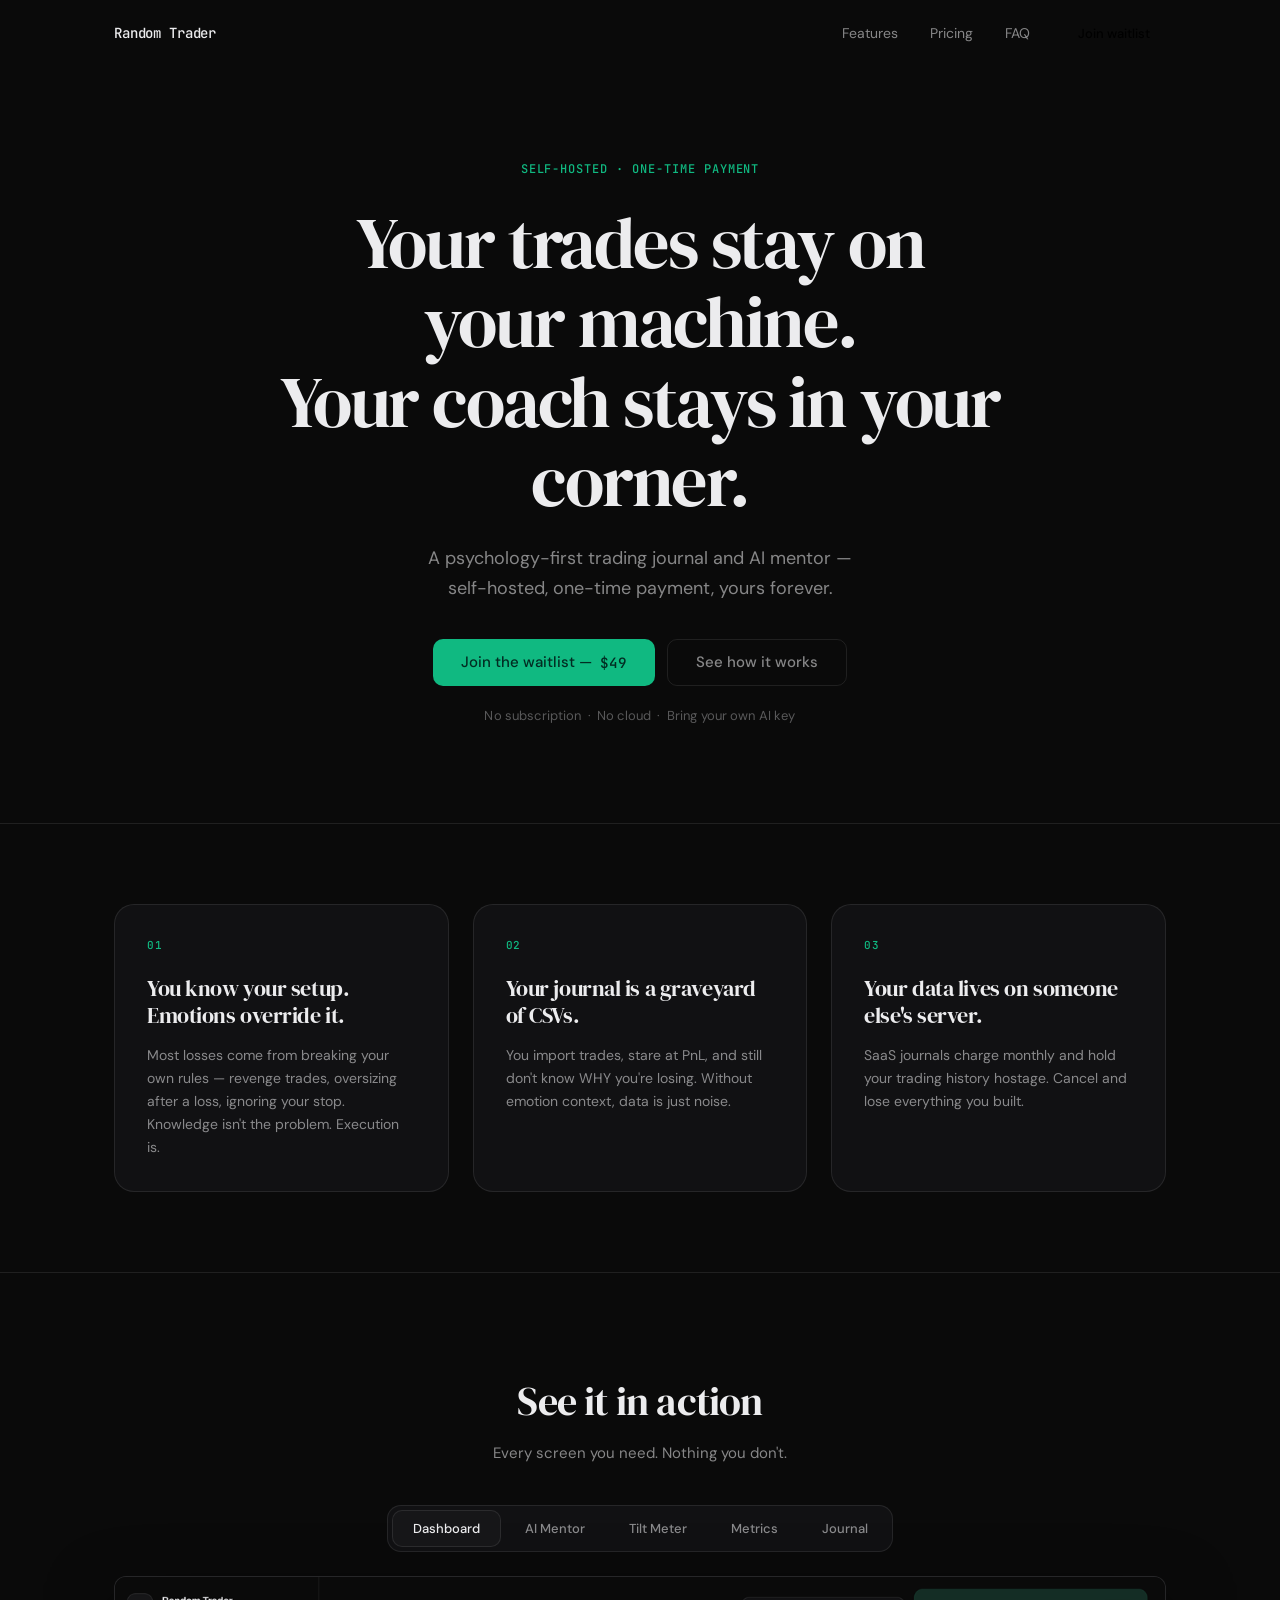
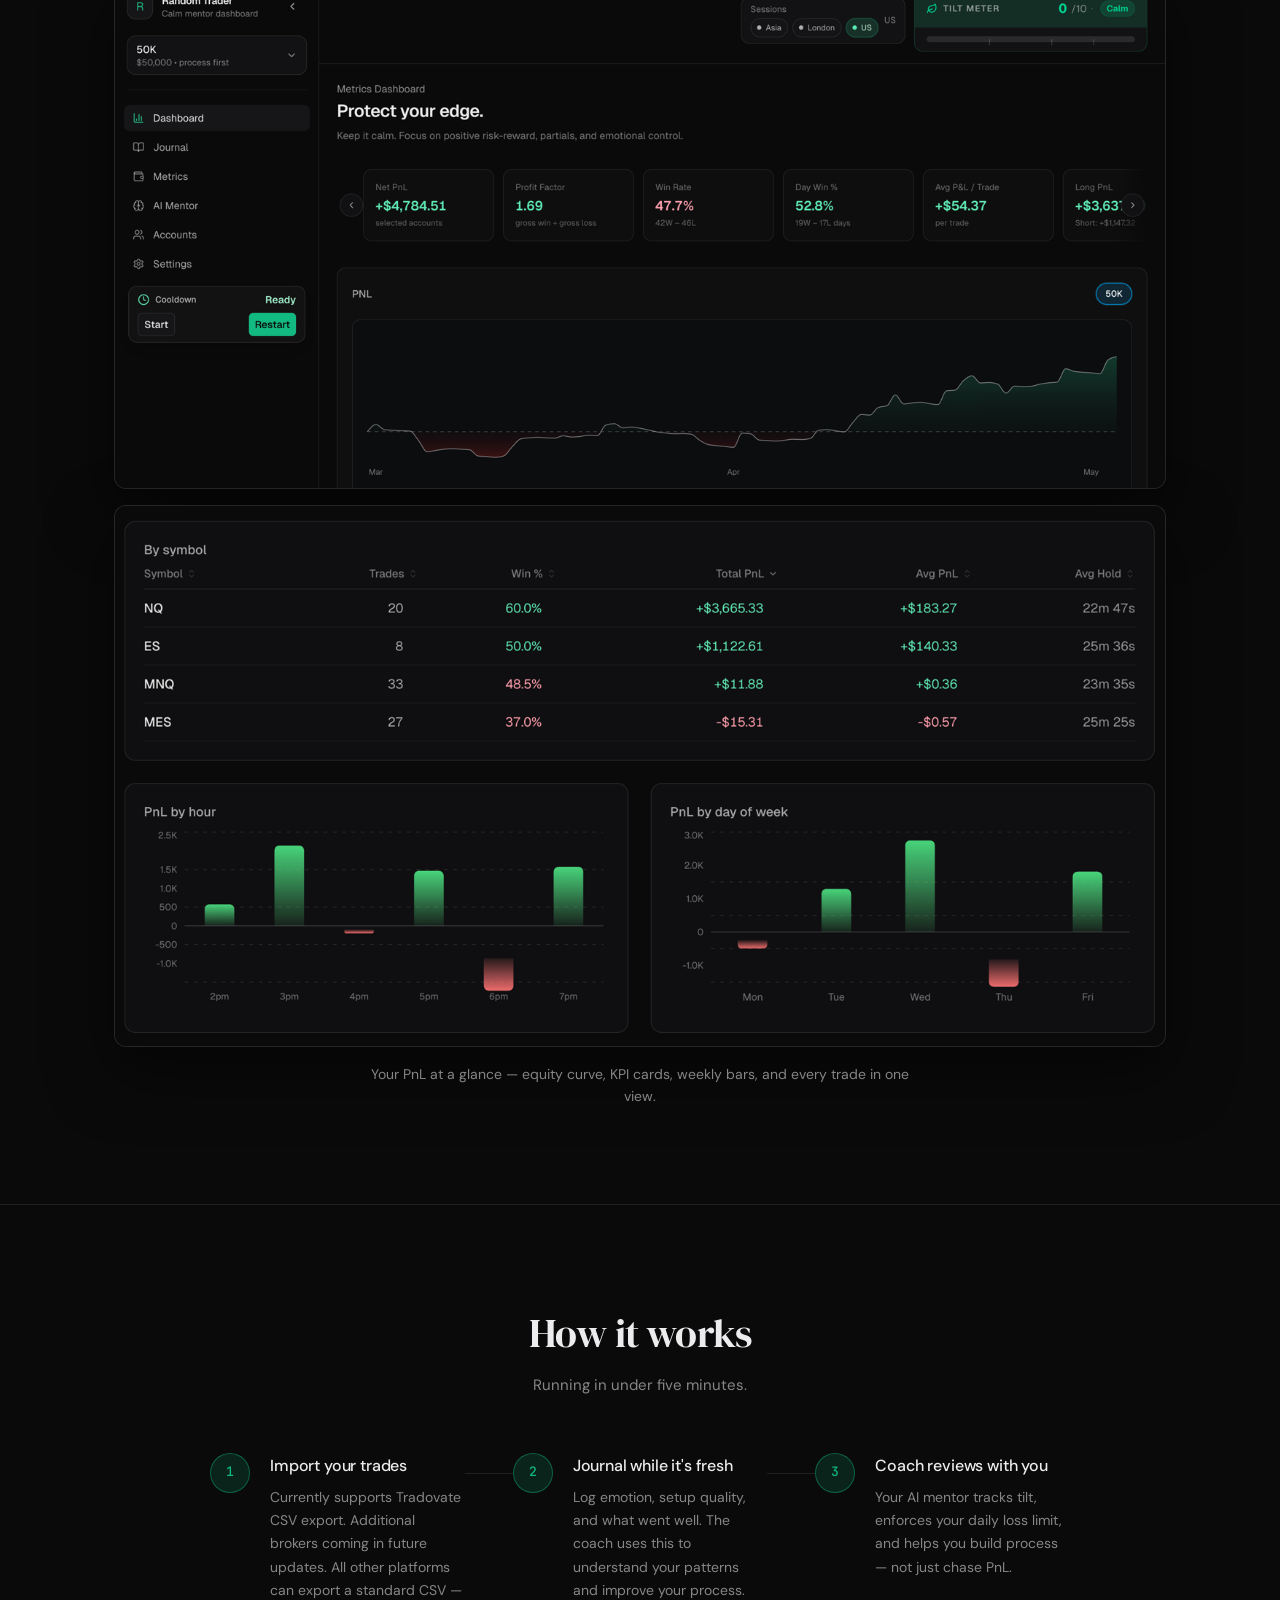
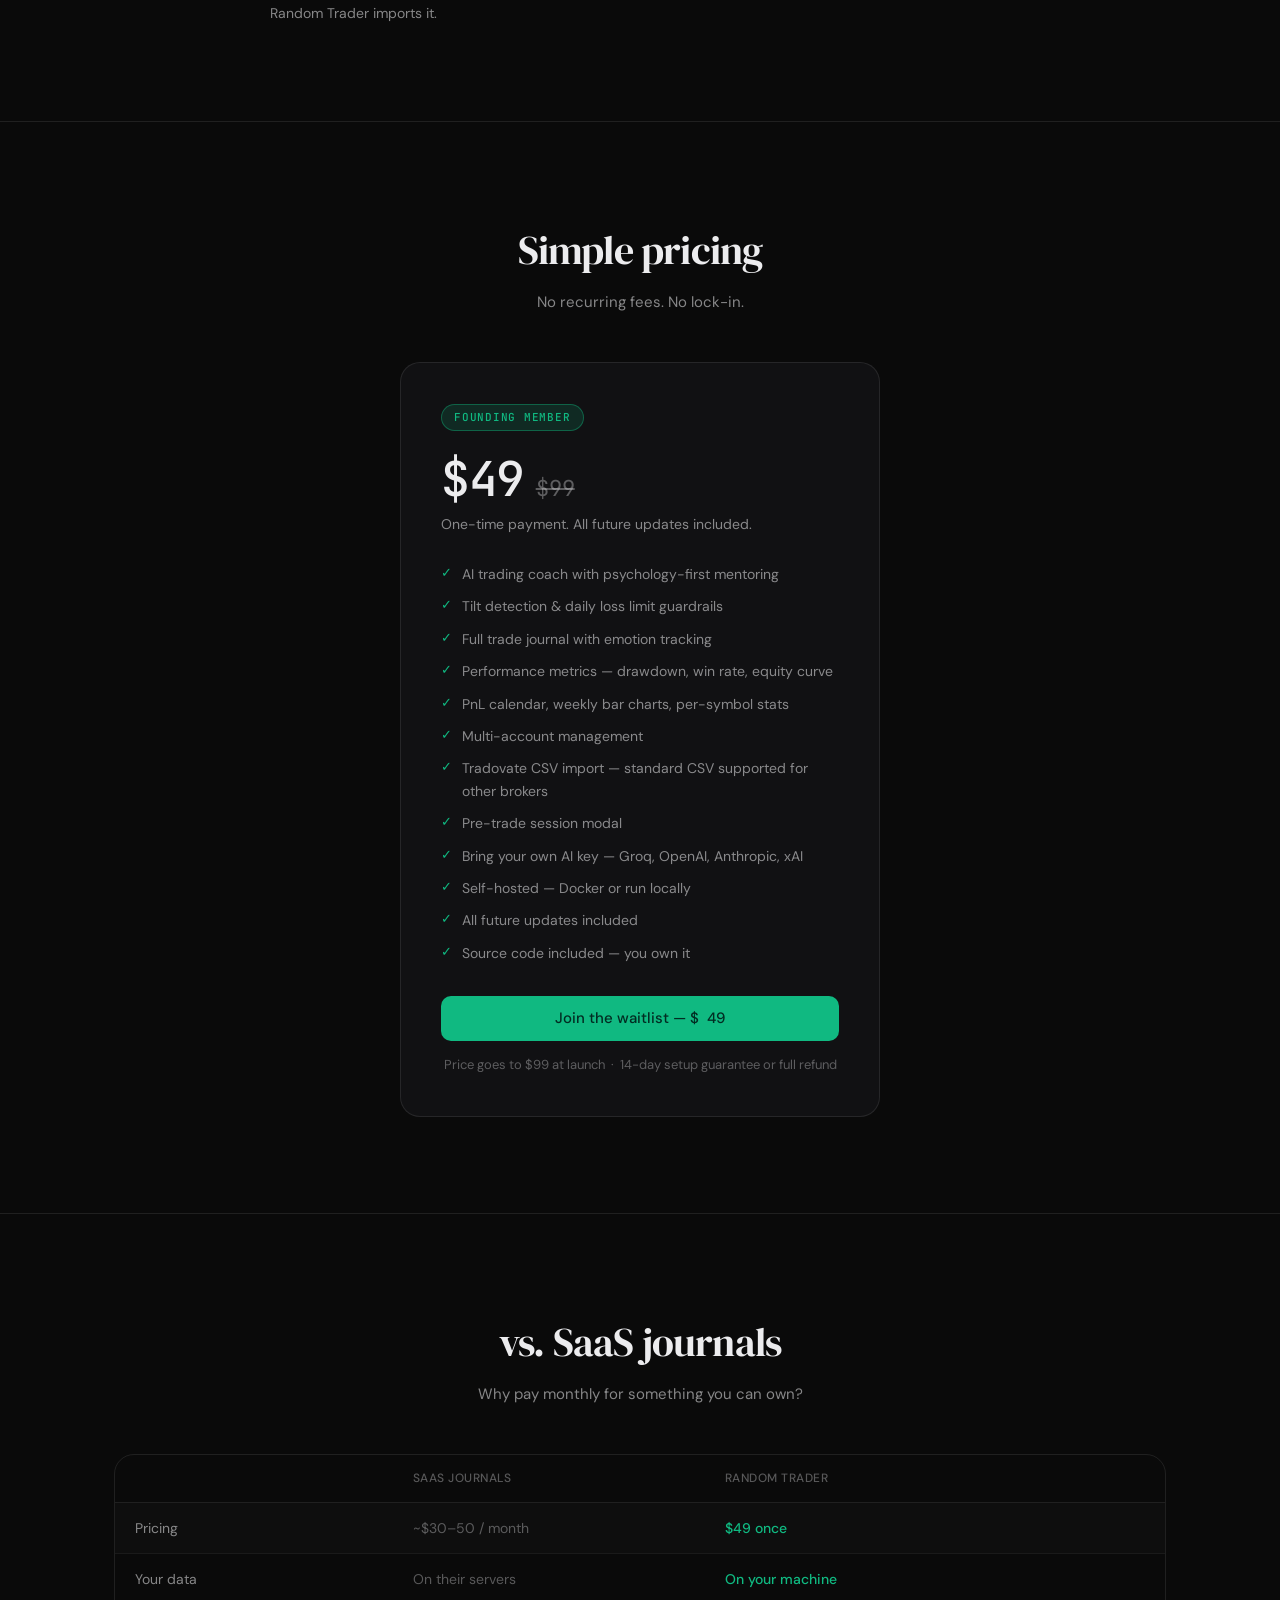
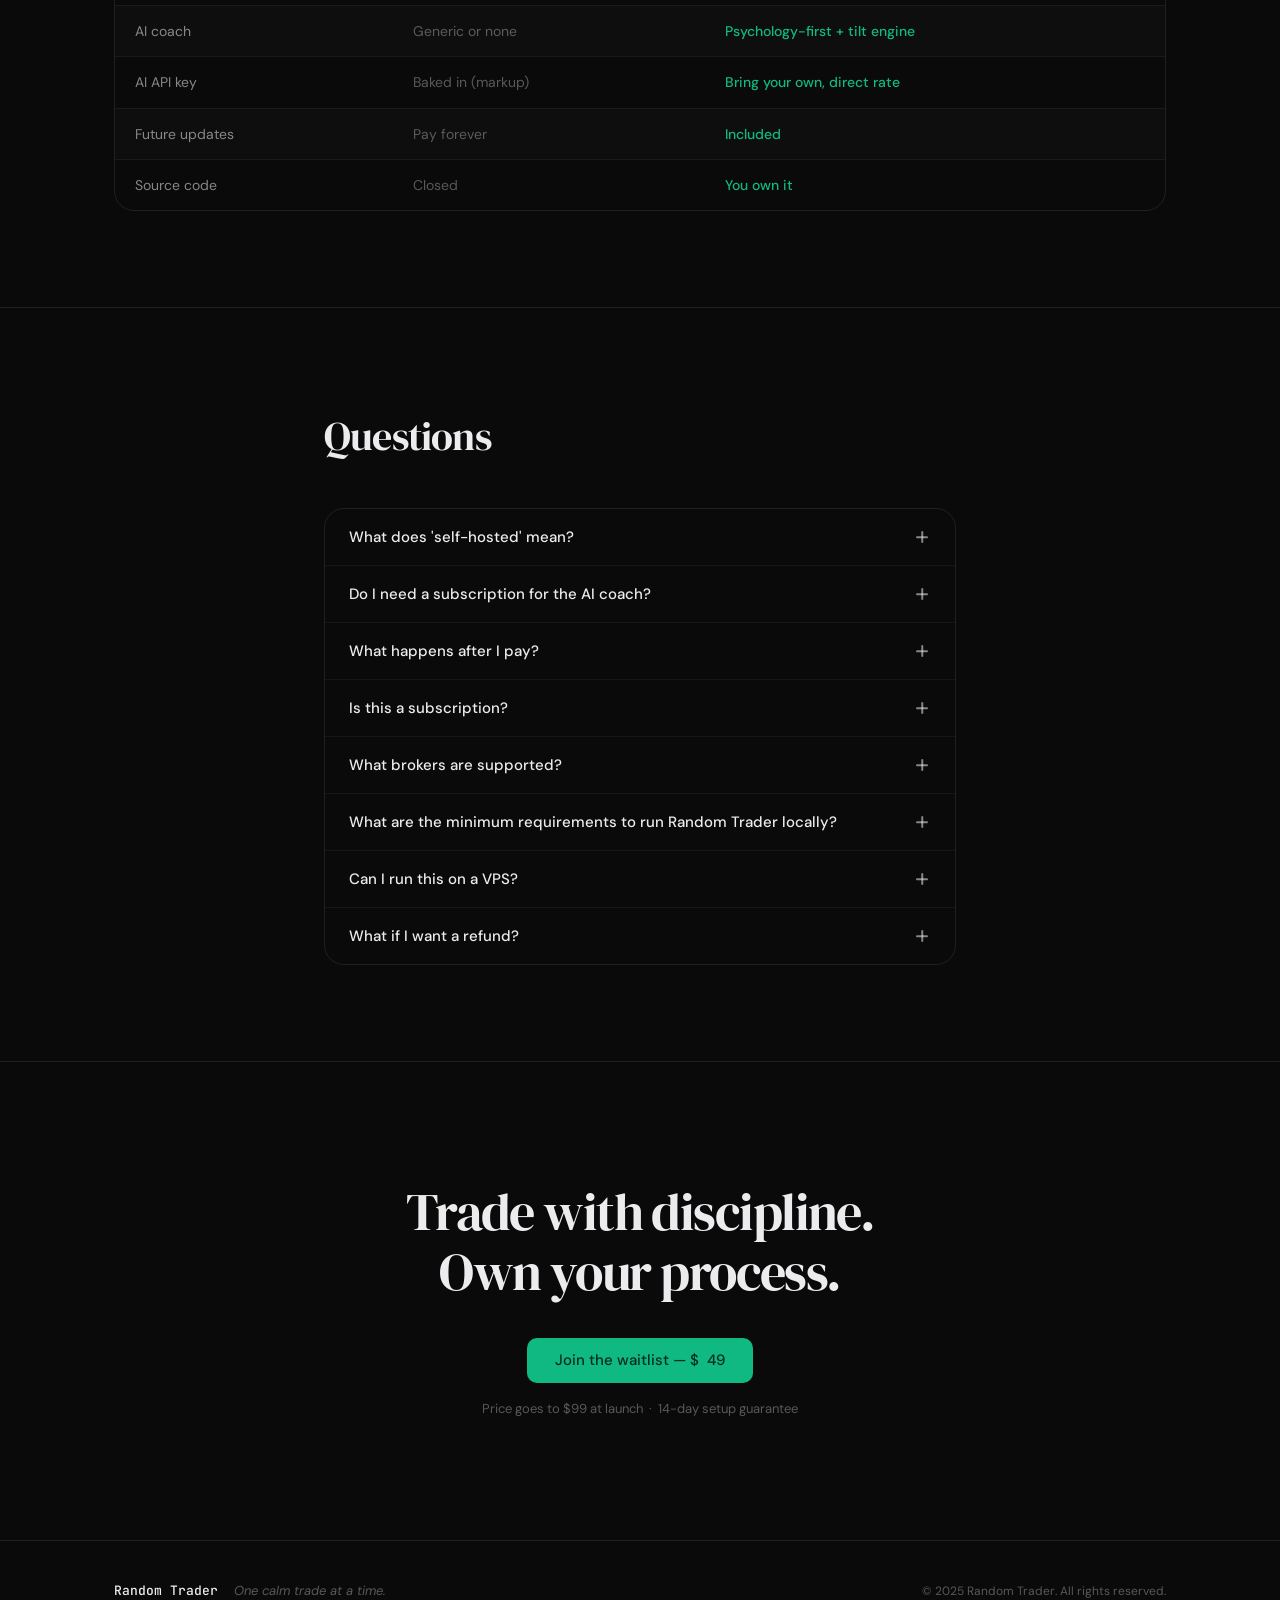
<file: index.html>
<!DOCTYPE html>
<html lang="en">
<head>
  <meta charset="UTF-8" />
  <meta name="viewport" content="width=device-width, initial-scale=1.0" />

  <!-- Primary SEO -->
  <title>Self-hosted AI Trading Journal &amp; Psychology Coach — Random Trader</title>
  <meta name="description" content="Random Trader: a self-hosted trading journal with AI psychology coach and tilt detection. Pay once, host yourself, bring your own AI key." />
  <meta name="keywords" content="self-hosted trading journal, AI trading coach, trading psychology, tilt detection, trade journal, trading mentor, one-time payment trading software" />
  <meta name="author" content="Random Trader" />
  <meta name="robots" content="index, follow, max-image-preview:large" />

  <!-- Canonical — UPDATE the domain after deploy (see TODO_AFTER.md) -->
  <link rel="canonical" href="https://random-trader.com/" />

  <!-- Open Graph -->
  <meta property="og:type" content="website" />
  <meta property="og:url" content="https://random-trader.com/" />
  <meta property="og:site_name" content="Random Trader" />
  <meta property="og:title" content="Random Trader — Self-hosted AI Trading Coach &amp; Journal" />
  <meta property="og:description" content="A psychology-first trading journal with tilt detection and AI mentor. Self-hosted, one-time payment, your data stays on your machine." />
  <meta property="og:image" content="https://random-trader.com/assets/og-image.png" />
  <meta property="og:image:width" content="1200" />
  <meta property="og:image:height" content="630" />
  <meta property="og:image:alt" content="Random Trader — self-hosted AI trading journal" />

  <!-- Twitter -->
  <meta name="twitter:card" content="summary_large_image" />
  <meta name="twitter:url" content="https://random-trader.com/" />
  <meta name="twitter:title" content="Random Trader — Self-hosted AI Trading Coach" />
  <meta name="twitter:description" content="Trading journal + tilt detection + AI mentor. Self-hosted. Pay once. Your data, your machine." />
  <meta name="twitter:image" content="https://random-trader.com/assets/og-image.png" />

  <!-- Icons -->
  <link rel="icon" href="/assets/favicon.ico" />
  <link rel="apple-touch-icon" href="/assets/apple-touch-icon.png" />

  <!-- Fonts & styles -->
  <link rel="preconnect" href="https://fonts.googleapis.com" />
  <link rel="preconnect" href="https://fonts.gstatic.com" crossorigin />
  <link rel="stylesheet" href="https://fonts.googleapis.com/css2?family=DM+Serif+Display&family=DM+Sans:ital,opsz,wght@0,9..40,400;0,9..40,500;1,9..40,400&family=JetBrains+Mono:wght@400;500&display=swap" />
  <link rel="stylesheet" href="styles.css" />

  <!-- Plausible Analytics — privacy-first, no cookie banner needed -->
  <script async src="https://plausible.io/js/pa-MA-MyJr1W8-BZJV0IJBVS.js"></script>
  <script>
    window.plausible=window.plausible||function(){(plausible.q=plausible.q||[]).push(arguments)},plausible.init=plausible.init||function(i){plausible.o=i||{}};
    plausible.init()
  </script>

  <!-- Structured data: SoftwareApplication -->
  <script type="application/ld+json">
  {
    "@context": "https://schema.org",
    "@type": "SoftwareApplication",
    "name": "Random Trader",
    "description": "Self-hosted AI trading coach and psychology-first journal with tilt detection. One-time payment, your data stays on your machine.",
    "applicationCategory": "FinanceApplication",
    "applicationSubCategory": "TradingJournal",
    "operatingSystem": "macOS, Windows, Linux",
    "url": "https://random-trader.com/",
    "image": "https://random-trader.com/assets/og-image.png",
    "offers": {
      "@type": "Offer",
      "price": "49",
      "priceCurrency": "USD",
      "availability": "https://schema.org/PreOrder",
      "url": "https://random-trader.com/#pricing"
    },
    "featureList": [
      "AI trading coach with psychology-first mentoring",
      "Tilt detection and daily loss limit guardrails",
      "Trade journal with emotion tracking",
      "Performance metrics: drawdown, win rate, equity curve",
      "PnL calendar and weekly bar charts",
      "Multi-account management",
      "Tradovate CSV import — standard CSV supported for other brokers",
      "Self-hosted via Docker or local install",
      "Bring your own AI key (Groq, OpenAI, Anthropic, xAI)"
    ]
  }
  </script>

  <!-- Structured data: FAQPage -->
  <script type="application/ld+json">
  {
    "@context": "https://schema.org",
    "@type": "FAQPage",
    "mainEntity": [
      {
        "@type": "Question",
        "name": "What does 'self-hosted' mean?",
        "acceptedAnswer": {
          "@type": "Answer",
          "text": "You run Random Trader on your own machine or VPS. Your trades and journal entries never touch our servers. We ship a Docker Compose stack — one command to start, your data stays local."
        }
      },
      {
        "@type": "Question",
        "name": "Do I need a subscription for the AI coach?",
        "acceptedAnswer": {
          "@type": "Answer",
          "text": "No. Bring your own API key from Groq, OpenAI, Anthropic, or xAI. Groq has a free tier that covers daily coaching for most users. You pay the AI provider directly at their rate — no markup."
        }
      },
      {
        "@type": "Question",
        "name": "What happens after I pay?",
        "acceptedAnswer": {
          "@type": "Answer",
          "text": "You'll get an email from Lemon Squeezy with a license key and a download link. Enter the license key on first launch to activate. The download includes a setup guide — most users are running in under 10 minutes. If you hit a snag, reply to the email and support will get back to you. The license is personal — one purchase, one user."
        }
      },
      {
        "@type": "Question",
        "name": "Is this a subscription?",
        "acceptedAnswer": {
          "@type": "Answer",
          "text": "No. Pay once, own it forever. All future updates are included — no upgrade charges, no annual renewals."
        }
      },
      {
        "@type": "Question",
        "name": "What are the minimum requirements to run Random Trader locally?",
        "acceptedAnswer": {
          "@type": "Answer",
          "text": "Any modern laptop or desktop from the last 5 years works fine. You need Node.js 20+ and Docker Desktop for the full self-hosted stack. 8GB RAM is comfortable — 4GB works but feels tight with Docker running. macOS, Windows, and Linux are all supported."
        }
      },
      {
        "@type": "Question",
        "name": "What brokers are supported for import?",
        "acceptedAnswer": {
          "@type": "Answer",
          "text": "Tradovate is fully supported with direct CSV import. All other platforms that offer CSV export (most do) work with the standard import. Additional native integrations are planned for future updates."
        }
      },
      {
        "@type": "Question",
        "name": "Can I run this on a VPS?",
        "acceptedAnswer": {
          "@type": "Answer",
          "text": "Yes. Any Linux VPS with 2GB RAM or more works. A Hetzner CX22 (around €4–5/month) or a DigitalOcean $6/month Droplet is more than enough. You get the benefit of accessing your dashboard from any device and keeping it running 24/7 without leaving your laptop on."
        }
      },
      {
        "@type": "Question",
        "name": "What if I want a refund?",
        "acceptedAnswer": {
          "@type": "Answer",
          "text": "If you can't get it running within 14 days and we can't help you fix it, full refund, no questions asked."
        }
      }
    ]
  }
  </script>
</head>
<body>

  <!-- ═══════════════════════════════ NAV ═══════════════════════════════════ -->
  <header class="nav" id="nav">
    <div class="nav__inner container">
      <a href="#" class="nav__logo">Random Trader</a>

      <nav class="nav__links" id="navLinks" aria-label="Main navigation">
        <a href="#features">Features</a>
        <a href="#pricing">Pricing</a>
        <a href="#faq">FAQ</a>
        <button class="btn btn--sm" data-waitlist>Join waitlist</button>
      </nav>

      <button class="nav__burger" id="navBurger" aria-label="Open menu" aria-expanded="false" aria-controls="navLinks">
        <span></span><span></span><span></span>
      </button>
    </div>
  </header>

  <main>

    <!-- ══════════════════════════════ HERO ══════════════════════════════════ -->
    <section class="hero" id="hero">
      <div class="container hero__inner">
        <p class="hero__eyebrow fade-up delay-0">Self-hosted · One-time payment</p>
        <h1 class="hero__headline fade-up delay-1">
          Your trades stay on<br />your machine.<br />Your coach stays<br class="hero__br-mobile" /> in your corner.
        </h1>
        <p class="hero__sub fade-up delay-2">
          A psychology-first trading journal and AI mentor —<br />
          self-hosted, one-time payment, yours forever.
        </p>
        <div class="hero__ctas fade-up delay-3">
          <button class="btn btn--primary btn--lg" data-waitlist>
            Join the waitlist — <span class="price-early">$<span data-early-price>49</span></span>
          </button>
          <a href="#tour" class="btn btn--ghost btn--lg">See how it works</a>
        </div>
        <p class="hero__trust fade-up delay-4">
          No subscription &nbsp;·&nbsp; No cloud &nbsp;·&nbsp; Bring your own AI key
        </p>
      </div>
    </section>

    <!-- ════════════════════════════ PROBLEMS ════════════════════════════════ -->
    <section class="problems" id="features">
      <div class="container">
        <div class="problems__grid">

          <div class="problem-card">
            <div class="problem-card__icon">01</div>
            <h3 class="problem-card__heading">You know your setup.<br />Emotions override it.</h3>
            <p class="problem-card__body">Most losses come from breaking your own rules — revenge trades, oversizing after a loss, ignoring your stop. Knowledge isn't the problem. Execution is.</p>
          </div>

          <div class="problem-card">
            <div class="problem-card__icon">02</div>
            <h3 class="problem-card__heading">Your journal is a graveyard of CSVs.</h3>
            <p class="problem-card__body">You import trades, stare at PnL, and still don't know WHY you're losing. Without emotion context, data is just noise.</p>
          </div>

          <div class="problem-card">
            <div class="problem-card__icon">03</div>
            <h3 class="problem-card__heading">Your data lives on someone else's server.</h3>
            <p class="problem-card__body">SaaS journals charge monthly and hold your trading history hostage. Cancel and lose everything you built.</p>
          </div>

        </div>
      </div>
    </section>

    <!-- ══════════════════════════ PRODUCT TOUR ═══════════════════════════════ -->
    <section class="tour" id="tour">
      <div class="container">
        <h2 class="section-heading">See it in action</h2>
        <p class="section-sub">Every screen you need. Nothing you don't.</p>

        <div class="tour__tabs" role="tablist" aria-label="Product screenshots">
          <button class="tour__tab tour__tab--active" role="tab" aria-selected="true" aria-controls="panel-dashboard" data-panel="dashboard">Dashboard</button>
          <button class="tour__tab" role="tab" aria-selected="false" aria-controls="panel-coach" data-panel="coach">AI Mentor</button>
          <button class="tour__tab" role="tab" aria-selected="false" aria-controls="panel-tilt" data-panel="tilt">Tilt Meter</button>
          <button class="tour__tab" role="tab" aria-selected="false" aria-controls="panel-metrics" data-panel="metrics">Metrics</button>
          <button class="tour__tab" role="tab" aria-selected="false" aria-controls="panel-journal" data-panel="journal">Journal</button>
        </div>

        <div class="tour__panels">

          <!-- Dashboard -->
          <div class="tour__panel tour__panel--active" id="panel-dashboard" role="tabpanel">
            <div class="screenshot-wrapper">
              <img src="./assets/screenshots/dashboard.png" alt="Random Trader dashboard showing KPI cards, equity curve, and trades table" loading="lazy" />
            </div>
            <div class="screenshot-wrapper screenshot-wrapper--detail">
              <img src="./assets/screenshots/dashboard-kpi.png" alt="KPI strip detail view" loading="lazy" />
            </div>
            <p class="tour__caption">Your PnL at a glance — equity curve, KPI cards, weekly bars, and every trade in one view.</p>
          </div>

          <!-- AI Mentor -->
          <div class="tour__panel" id="panel-coach" role="tabpanel" hidden>
            <div class="carousel" data-labels="Calm — 2/10,Elevated — 4/10,Critical — 9/10">
              <div class="carousel__viewport">
                <div class="carousel__track">
                  <div class="carousel__slide">
                    <img src="./assets/screenshots/coach-calm.png" alt="AI Mentor in calm state, tilt 2/10" loading="lazy" />
                  </div>
                  <div class="carousel__slide">
                    <img src="./assets/screenshots/coach-elevated.png" alt="AI Mentor in elevated state, tilt 4/10" loading="lazy" />
                  </div>
                  <div class="carousel__slide">
                    <img src="./assets/screenshots/coach-critical.png" alt="AI Mentor in critical state, tilt 9/10" loading="lazy" />
                  </div>
                </div>
                <button class="carousel__btn carousel__btn--prev" aria-label="Previous slide">&#8249;</button>
                <button class="carousel__btn carousel__btn--next" aria-label="Next slide">&#8250;</button>
              </div>
              <div class="carousel__footer">
                <p class="carousel__label">Calm — 2/10</p>
                <div class="carousel__dots">
                  <button class="carousel__dot carousel__dot--active" aria-label="Slide 1"></button>
                  <button class="carousel__dot" aria-label="Slide 2"></button>
                  <button class="carousel__dot" aria-label="Slide 3"></button>
                </div>
              </div>
            </div>
            <p class="tour__caption">The mentor adjusts to your state. It asks questions when you're calm, slows you down when you're elevated, and closes the session when you hit critical tilt.</p>
          </div>

          <!-- Tilt Meter -->
          <div class="tour__panel" id="panel-tilt" role="tabpanel" hidden>
            <div class="carousel" data-labels="Elevated — 5/10,Critical — 9/10">
              <div class="carousel__viewport">
                <div class="carousel__track">
                  <div class="carousel__slide">
                    <img src="./assets/screenshots/tilt-elevated.png" alt="Tilt meter at elevated level, 5/10 — slow down warning" loading="lazy" />
                  </div>
                  <div class="carousel__slide">
                    <img src="./assets/screenshots/tilt-critical.png" alt="Tilt meter at critical level, 9/10 — session paused" loading="lazy" />
                  </div>
                </div>
                <button class="carousel__btn carousel__btn--prev" aria-label="Previous slide">&#8249;</button>
                <button class="carousel__btn carousel__btn--next" aria-label="Next slide">&#8250;</button>
              </div>
              <div class="carousel__footer">
                <p class="carousel__label">Elevated — 5/10</p>
                <div class="carousel__dots">
                  <button class="carousel__dot carousel__dot--active" aria-label="Slide 1"></button>
                  <button class="carousel__dot" aria-label="Slide 2"></button>
                </div>
              </div>
            </div>
            <p class="tour__caption">Every session starts at zero. The score moves based on your trades, pace, and emotional signals — not what you type. The mentor escalates with you and pauses the session before damage compounds.</p>
          </div>

          <!-- Metrics -->
          <div class="tour__panel" id="panel-metrics" role="tabpanel" hidden>
            <div class="screenshot-wrapper">
              <img src="./assets/screenshots/calendar.png" alt="PnL calendar showing every trading day" loading="lazy" />
            </div>
            <p class="tour__caption">PnL calendar — every trading day at a glance. Know which days, weeks, and setups are actually working.</p>
          </div>

          <!-- Journal -->
          <div class="tour__panel" id="panel-journal" role="tabpanel" hidden>
            <div class="carousel">
              <div class="carousel__viewport">
                <div class="carousel__track">
                  <div class="carousel__slide">
                    <img src="./assets/screenshots/journal-list.png" alt="Journal trade list" loading="lazy" />
                  </div>
                  <div class="carousel__slide">
                    <img src="./assets/screenshots/journal-drawer.png" alt="Journal entry drawer with emotion and setup fields" loading="lazy" />
                  </div>
                </div>
                <button class="carousel__btn carousel__btn--prev" aria-label="Previous slide">&#8249;</button>
                <button class="carousel__btn carousel__btn--next" aria-label="Next slide">&#8250;</button>
              </div>
              <div class="carousel__footer">
                <div class="carousel__dots">
                  <button class="carousel__dot carousel__dot--active" aria-label="Slide 1"></button>
                  <button class="carousel__dot" aria-label="Slide 2"></button>
                </div>
              </div>
            </div>
            <p class="tour__caption">Every trade gets a journal entry — setup quality, emotion at entry, whether you honored the stop. Write it down while it's fresh.</p>
          </div>

        </div>
      </div>
    </section>

    <!-- ══════════════════════════ HOW IT WORKS ════════════════════════════════ -->
    <section class="how" id="how">
      <div class="container">
        <h2 class="section-heading">How it works</h2>
        <p class="section-sub">Running in under five minutes.</p>

        <div class="how__steps">

          <div class="how__step">
            <div class="how__step-num">1</div>
            <div>
              <h3 class="how__step-heading">Import your trades</h3>
              <p class="how__step-body">Currently supports Tradovate CSV export. Additional brokers coming in future updates. All other platforms can export a standard CSV — Random Trader imports it.</p>
            </div>
          </div>

          <div class="how__connector" aria-hidden="true"></div>

          <div class="how__step">
            <div class="how__step-num">2</div>
            <div>
              <h3 class="how__step-heading">Journal while it's fresh</h3>
              <p class="how__step-body">Log emotion, setup quality, and what went well. The coach uses this to understand your patterns and improve your process.</p>
            </div>
          </div>

          <div class="how__connector" aria-hidden="true"></div>

          <div class="how__step">
            <div class="how__step-num">3</div>
            <div>
              <h3 class="how__step-heading">Coach reviews with you</h3>
              <p class="how__step-body">Your AI mentor tracks tilt, enforces your daily loss limit, and helps you build process — not just chase PnL.</p>
            </div>
          </div>

        </div>
      </div>
    </section>

    <!-- ════════════════════════════ PRICING ═════════════════════════════════ -->
    <section class="pricing" id="pricing">
      <div class="container">
        <h2 class="section-heading">Simple pricing</h2>
        <p class="section-sub">No recurring fees. No lock-in.</p>

        <div class="pricing__card">
          <div class="pricing__badge">Founding member</div>

          <div class="pricing__amount">
            <span class="pricing__price-early">$<span data-early-price>49</span></span>
            <span class="pricing__price-full">$<span data-full-price>99</span></span>
          </div>
          <p class="pricing__once">One-time payment. All future updates included.</p>

          <ul class="pricing__features" aria-label="What's included">
            <li><span class="check" aria-hidden="true">✓</span> AI trading coach with psychology-first mentoring</li>
            <li><span class="check" aria-hidden="true">✓</span> Tilt detection &amp; daily loss limit guardrails</li>
            <li><span class="check" aria-hidden="true">✓</span> Full trade journal with emotion tracking</li>
            <li><span class="check" aria-hidden="true">✓</span> Performance metrics — drawdown, win rate, equity curve</li>
            <li><span class="check" aria-hidden="true">✓</span> PnL calendar, weekly bar charts, per-symbol stats</li>
            <li><span class="check" aria-hidden="true">✓</span> Multi-account management</li>
            <li><span class="check" aria-hidden="true">✓</span> Tradovate CSV import — standard CSV supported for other brokers</li>
            <li><span class="check" aria-hidden="true">✓</span> Pre-trade session modal</li>
            <li><span class="check" aria-hidden="true">✓</span> Bring your own AI key — Groq, OpenAI, Anthropic, xAI</li>
            <li><span class="check" aria-hidden="true">✓</span> Self-hosted — Docker or run locally</li>
            <li><span class="check" aria-hidden="true">✓</span> All future updates included</li>
            <li><span class="check" aria-hidden="true">✓</span> Source code included — you own it</li>
          </ul>

          <button class="btn btn--primary btn--lg btn--full" data-waitlist>
            Join the waitlist — $<span data-early-price>49</span>
          </button>
          <p class="pricing__footnote">
            Price goes to $<span data-full-price>99</span> at launch &nbsp;·&nbsp; 14-day setup guarantee or full refund
          </p>
        </div>
      </div>
    </section>

    <!-- ════════════════════════ COMPARISON TABLE ═════════════════════════════ -->
    <section class="compare">
      <div class="container">
        <h2 class="section-heading">vs. SaaS journals</h2>
        <p class="section-sub">Why pay monthly for something you can own?</p>

        <div class="compare__wrap">
          <table class="compare__table" aria-label="Feature comparison">
            <thead>
              <tr>
                <th scope="col"></th>
                <th scope="col" class="compare__col--saas">SaaS journals</th>
                <th scope="col" class="compare__col--rt">Random Trader</th>
              </tr>
            </thead>
            <tbody>
              <tr>
                <td>Pricing</td>
                <td class="compare__bad">~$30–50 / month</td>
                <td class="compare__good">$<span data-early-price>49</span> once</td>
              </tr>
              <tr>
                <td>Your data</td>
                <td class="compare__bad">On their servers</td>
                <td class="compare__good">On your machine</td>
              </tr>
              <tr>
                <td>AI coach</td>
                <td class="compare__bad">Generic or none</td>
                <td class="compare__good">Psychology-first + tilt engine</td>
              </tr>
              <tr>
                <td>AI API key</td>
                <td class="compare__bad">Baked in (markup)</td>
                <td class="compare__good">Bring your own, direct rate</td>
              </tr>
              <tr>
                <td>Future updates</td>
                <td class="compare__bad">Pay forever</td>
                <td class="compare__good">Included</td>
              </tr>
              <tr>
                <td>Source code</td>
                <td class="compare__bad">Closed</td>
                <td class="compare__good">You own it</td>
              </tr>
            </tbody>
          </table>
        </div>
      </div>
    </section>

    <!-- ══════════════════════════════ FAQ ════════════════════════════════════ -->
    <section class="faq" id="faq">
      <div class="container faq__inner">
        <h2 class="section-heading">Questions</h2>

        <div class="faq__list">

          <div class="faq__item">
            <h3 class="faq__q-h"><button class="faq__question" aria-expanded="false">
              What does 'self-hosted' mean?
              <span class="faq__icon" aria-hidden="true"></span>
            </button></h3>
            <div class="faq__answer">
              <p>You run Random Trader on your own machine or VPS. Your trades and journal entries never touch our servers. We ship a Docker Compose stack — one command to start, your data stays local.</p>
            </div>
          </div>

          <div class="faq__item">
            <h3 class="faq__q-h"><button class="faq__question" aria-expanded="false">
              Do I need a subscription for the AI coach?
              <span class="faq__icon" aria-hidden="true"></span>
            </button></h3>
            <div class="faq__answer">
              <p>No. Bring your own API key from Groq, OpenAI, Anthropic, or xAI. Groq has a free tier that covers daily coaching for most users. You pay the AI provider directly at their rate — no markup.</p>
            </div>
          </div>

          <div class="faq__item">
            <h3 class="faq__q-h"><button class="faq__question" aria-expanded="false">
              What happens after I pay?
              <span class="faq__icon" aria-hidden="true"></span>
            </button></h3>
            <div class="faq__answer">
              <p>You'll get an email from Lemon Squeezy with a license key and a download link. Enter the license key on first launch to activate. The download includes a setup guide — most users are running in under 10 minutes. If you hit a snag, reply to the email and support will get back to you.</p>
              <p style="margin-top:10px;">The license is personal — one purchase, one user. The code is yours to run and modify for your own use.</p>
            </div>
          </div>

          <div class="faq__item">
            <h3 class="faq__q-h"><button class="faq__question" aria-expanded="false">
              Is this a subscription?
              <span class="faq__icon" aria-hidden="true"></span>
            </button></h3>
            <div class="faq__answer">
              <p>No. Pay once, own it forever. All future updates are included — no upgrade charges, no annual renewals.</p>
            </div>
          </div>

          <div class="faq__item">
            <h3 class="faq__q-h"><button class="faq__question" aria-expanded="false">
              What brokers are supported?
              <span class="faq__icon" aria-hidden="true"></span>
            </button></h3>
            <div class="faq__answer">
              <p>Tradovate is fully supported with direct CSV import. All other platforms that offer CSV export (most do) work with the standard import. Additional native integrations are planned for future updates.</p>
            </div>
          </div>

          <div class="faq__item">
            <h3 class="faq__q-h"><button class="faq__question" aria-expanded="false">
              What are the minimum requirements to run Random Trader locally?
              <span class="faq__icon" aria-hidden="true"></span>
            </button></h3>
            <div class="faq__answer">
              <p>Any modern laptop or desktop from the last 5 years works fine. You need Node.js 20+ and Docker Desktop for the full self-hosted stack. 8GB RAM is comfortable — 4GB works but feels tight with Docker running. macOS, Windows, and Linux are all supported. If you can run VS Code and a browser at the same time, you can run Random Trader.</p>
            </div>
          </div>

          <div class="faq__item">
            <h3 class="faq__q-h"><button class="faq__question" aria-expanded="false">
              Can I run this on a VPS?
              <span class="faq__icon" aria-hidden="true"></span>
            </button></h3>
            <div class="faq__answer">
              <p>Yes. Any Linux VPS with 2GB RAM or more works. A Hetzner CX22 (around €4–5/month) or a DigitalOcean $6/month Droplet is more than enough. You get the benefit of accessing your dashboard from any device and keeping it running 24/7 without leaving your laptop on. Setup takes the same amount of time as local — about 10 minutes with Docker.</p>
            </div>
          </div>

          <div class="faq__item">
            <h3 class="faq__q-h"><button class="faq__question" aria-expanded="false">
              What if I want a refund?
              <span class="faq__icon" aria-hidden="true"></span>
            </button></h3>
            <div class="faq__answer">
              <p>If you can't get it running within 14 days and we can't help you fix it, full refund, no questions asked.</p>
            </div>
          </div>

        </div>
      </div>
    </section>

    <!-- ══════════════════════════ FINAL CTA ══════════════════════════════════ -->
    <section class="cta-final">
      <div class="container cta-final__inner">
        <h2 class="cta-final__heading">Trade with discipline.<br />Own your process.</h2>
        <button class="btn btn--primary btn--lg" data-waitlist>
          Join the waitlist — $<span data-early-price>49</span>
        </button>
        <p class="cta-final__sub">
          Price goes to $<span data-full-price>99</span> at launch &nbsp;·&nbsp; 14-day setup guarantee
        </p>
      </div>
    </section>

  </main>

  <!-- ════════════════════════════ FOOTER ══════════════════════════════════ -->
  <footer class="footer">
    <div class="container footer__inner">
      <div class="footer__brand">
        <span class="footer__logo">Random Trader</span>
        <span class="footer__tagline">One calm trade at a time.</span>
      </div>
      <p class="footer__copy">&copy; 2025 Random Trader. All rights reserved.</p>
    </div>
  </footer>

  <script src="script.js"></script>
</body>
</html>
</file>
<file: styles.css>
/* ─── Reset & base ──────────────────────────────────────────────────────────── */
*, *::before, *::after { box-sizing: border-box; margin: 0; padding: 0; }

:root {
  --bg:        #0a0a0a;
  --bg-card:   #111113;
  --bg-card-2: #161618;
  --border:    rgba(255, 255, 255, 0.09);
  --border-2:  rgba(255, 255, 255, 0.05);
  --text:      #ececee;
  --muted:     rgba(236, 236, 238, 0.55);
  --muted-2:   rgba(236, 236, 238, 0.35);
  --positive:  #10b981;
  --positive-dim: rgba(16, 185, 129, 0.15);
  --positive-border: rgba(16, 185, 129, 0.4);

  --font-serif: 'DM Serif Display', Georgia, serif;
  --font-sans:  'DM Sans', system-ui, sans-serif;
  --font-mono:  'JetBrains Mono', 'Fira Code', monospace;

  --radius:    12px;
  --radius-lg: 20px;
  --max-w:     1100px;
}

html { scroll-behavior: smooth; }

body {
  background: var(--bg);
  color: var(--text);
  font-family: var(--font-sans);
  font-size: 16px;
  line-height: 1.6;
  -webkit-font-smoothing: antialiased;
}

img { display: block; max-width: 100%; }
button { cursor: pointer; font-family: inherit; border: none; background: none; }
a { color: inherit; text-decoration: none; }

.container {
  width: 100%;
  max-width: var(--max-w);
  margin: 0 auto;
  padding: 0 24px;
}

/* ─── Shared section typography ─────────────────────────────────────────────── */
.section-heading {
  font-family: var(--font-serif);
  font-size: clamp(28px, 4vw, 40px);
  font-weight: 400;
  letter-spacing: -0.02em;
  text-align: center;
}

.section-sub {
  color: var(--muted);
  font-size: 15px;
  text-align: center;
  margin-top: 8px;
}

/* ─── Buttons ────────────────────────────────────────────────────────────────── */
.btn {
  display: inline-flex;
  align-items: center;
  justify-content: center;
  gap: 8px;
  border-radius: 10px;
  font-family: var(--font-sans);
  font-size: 14px;
  font-weight: 500;
  line-height: 1;
  transition: opacity 0.15s, background 0.15s, transform 0.1s;
  white-space: nowrap;
}

.btn:active { transform: scale(0.98); }

.btn--primary {
  background: var(--positive);
  color: #022c22;
  padding: 13px 22px;
}
.btn--primary:hover { opacity: 0.9; }

.btn--ghost {
  border: 1px solid var(--border);
  color: var(--muted);
  padding: 12px 22px;
}
.btn--ghost:hover { border-color: rgba(255,255,255,0.2); color: var(--text); }

.btn--sm { padding: 9px 16px; font-size: 13px; }
.btn--lg { padding: 15px 28px; font-size: 15px; }
.btn--full { width: 100%; }

.price-early {
  font-family: var(--font-mono);
  font-size: 0.95em;
}

/* ─── Animations ─────────────────────────────────────────────────────────────── */
@keyframes fadeUp {
  from { opacity: 0; transform: translateY(18px); }
  to   { opacity: 1; transform: translateY(0); }
}

.fade-up {
  opacity: 0;
  animation: fadeUp 0.65s cubic-bezier(0.22, 1, 0.36, 1) forwards;
}
.delay-0 { animation-delay: 0.05s; }
.delay-1 { animation-delay: 0.15s; }
.delay-2 { animation-delay: 0.28s; }
.delay-3 { animation-delay: 0.42s; }
.delay-4 { animation-delay: 0.56s; }

/* ─── Nav ────────────────────────────────────────────────────────────────────── */
.nav {
  position: fixed;
  top: 0;
  left: 0;
  right: 0;
  z-index: 100;
  padding: 18px 0;
  transition: padding 0.25s, background 0.25s, backdrop-filter 0.25s, border-color 0.25s;
  border-bottom: 1px solid transparent;
}

.nav.scrolled {
  padding: 12px 0;
  background: rgba(10, 10, 10, 0.85);
  backdrop-filter: blur(16px);
  -webkit-backdrop-filter: blur(16px);
  border-bottom-color: var(--border);
}

.nav__inner {
  display: flex;
  align-items: center;
  justify-content: space-between;
  gap: 24px;
}

.nav__logo {
  font-family: var(--font-mono);
  font-size: 14px;
  font-weight: 500;
  letter-spacing: -0.01em;
  color: var(--text);
  flex-shrink: 0;
}

.nav__links {
  display: flex;
  align-items: center;
  gap: 32px;
}

.nav__links a {
  font-size: 14px;
  color: var(--muted);
  transition: color 0.15s;
}
.nav__links a:hover { color: var(--text); }

.nav__burger {
  display: none;
  flex-direction: column;
  gap: 5px;
  padding: 4px;
}
.nav__burger span {
  display: block;
  width: 22px;
  height: 2px;
  background: var(--muted);
  border-radius: 2px;
  transition: transform 0.25s, opacity 0.25s;
}
.nav__burger[aria-expanded="true"] span:nth-child(1) { transform: translateY(7px) rotate(45deg); }
.nav__burger[aria-expanded="true"] span:nth-child(2) { opacity: 0; }
.nav__burger[aria-expanded="true"] span:nth-child(3) { transform: translateY(-7px) rotate(-45deg); }

/* ─── Hero ───────────────────────────────────────────────────────────────────── */
.hero {
  padding: 160px 0 96px;
  text-align: center;
}

.hero__eyebrow {
  font-family: var(--font-mono);
  font-size: 12px;
  font-weight: 500;
  letter-spacing: 0.08em;
  text-transform: uppercase;
  color: var(--positive);
  margin-bottom: 24px;
}

.hero__headline {
  font-family: var(--font-serif);
  font-size: clamp(38px, 7vw, 72px);
  font-weight: 400;
  line-height: 1.1;
  letter-spacing: -0.03em;
  max-width: 820px;
  margin: 0 auto;
}

.hero__br-mobile { display: none; }

.hero__sub {
  font-size: clamp(16px, 2.2vw, 18px);
  color: var(--muted);
  margin-top: 24px;
  line-height: 1.65;
  max-width: 540px;
  margin-left: auto;
  margin-right: auto;
}

.hero__ctas {
  display: flex;
  flex-wrap: wrap;
  gap: 12px;
  justify-content: center;
  margin-top: 36px;
}

.hero__trust {
  font-size: 13px;
  color: var(--muted-2);
  margin-top: 20px;
  letter-spacing: 0.01em;
}

/* ─── Problems ───────────────────────────────────────────────────────────────── */
.problems {
  padding: 80px 0;
  border-top: 1px solid var(--border);
}

.problems__grid {
  display: grid;
  grid-template-columns: repeat(3, 1fr);
  gap: 24px;
}

.problem-card {
  background: var(--bg-card);
  border: 1px solid var(--border);
  border-radius: var(--radius-lg);
  padding: 32px;
}

.problem-card__icon {
  font-family: var(--font-mono);
  font-size: 11px;
  font-weight: 500;
  color: var(--positive);
  letter-spacing: 0.06em;
  margin-bottom: 20px;
}

.problem-card__heading {
  font-family: var(--font-serif);
  font-size: 22px;
  font-weight: 400;
  line-height: 1.25;
  letter-spacing: -0.02em;
  margin-bottom: 14px;
}

.problem-card__body {
  font-size: 14px;
  color: var(--muted);
  line-height: 1.65;
}

/* ─── Product tour ───────────────────────────────────────────────────────────── */
.tour {
  padding: 96px 0;
  border-top: 1px solid var(--border);
}

.tour .section-heading,
.tour .section-sub {
  margin-bottom: 0;
}

.tour__tabs {
  display: flex;
  gap: 4px;
  justify-content: center;
  margin-top: 40px;
  padding: 4px;
  background: var(--bg-card);
  border: 1px solid var(--border);
  border-radius: 14px;
  width: fit-content;
  margin-left: auto;
  margin-right: auto;
}

.tour__tab {
  padding: 9px 20px;
  border-radius: 10px;
  font-size: 13px;
  font-weight: 500;
  color: var(--muted);
  transition: background 0.15s, color 0.15s;
}
.tour__tab:hover { color: var(--text); }
.tour__tab--active {
  background: var(--bg-card-2);
  color: var(--text);
  border: 1px solid var(--border);
}

.tour__panels { margin-top: 24px; }

.tour__panel { display: none; }
.tour__panel--active { display: block; }

.tour__caption {
  text-align: center;
  color: var(--muted);
  font-size: 14px;
  margin-top: 16px;
  max-width: 560px;
  margin-left: auto;
  margin-right: auto;
}

/* ─── Screenshot wrappers (product tour) ────────────────────────────────────── */
.screenshot-wrapper {
  border-radius: 12px;
  border: 1px solid var(--border);
  overflow: hidden;
  background: var(--bg-card);
  box-shadow: 0 24px 64px rgba(0, 0, 0, 0.5);
}

.screenshot-wrapper img {
  width: 100%;
  height: auto;
  display: block;
}

.screenshot-wrapper--detail {
  margin-top: 16px;
}

/* ─── Carousel ───────────────────────────────────────────────────────────────── */
.carousel__viewport {
  position: relative;
  overflow: hidden;
  border-radius: 12px;
  border: 1px solid var(--border);
  background: var(--bg-card);
  box-shadow: 0 24px 64px rgba(0, 0, 0, 0.5);
}

.carousel__track {
  display: flex;
  transition: transform 0.35s cubic-bezier(0.22, 1, 0.36, 1);
  will-change: transform;
}

.carousel__slide {
  flex: 0 0 100%;
  min-width: 0;
}

.carousel__slide img {
  width: 100%;
  height: auto;
  display: block;
}

.carousel__btn {
  position: absolute;
  top: 50%;
  transform: translateY(-50%);
  z-index: 2;
  width: 40px;
  height: 40px;
  border-radius: 50%;
  background: rgba(10, 10, 10, 0.72);
  border: 1px solid var(--border);
  color: var(--text);
  font-size: 24px;
  line-height: 1;
  display: flex;
  align-items: center;
  justify-content: center;
  backdrop-filter: blur(8px);
  -webkit-backdrop-filter: blur(8px);
  transition: background 0.15s;
}
.carousel__btn:hover { background: rgba(22, 22, 24, 0.92); }
.carousel__btn--prev { left: 12px; }
.carousel__btn--next { right: 12px; }

.carousel__footer {
  display: flex;
  align-items: center;
  justify-content: center;
  gap: 14px;
  margin-top: 14px;
  min-height: 20px;
}

.carousel__label {
  font-family: var(--font-mono);
  font-size: 12px;
  color: var(--muted-2);
  letter-spacing: 0.02em;
}

.carousel__dots {
  display: flex;
  gap: 8px;
  align-items: center;
}

.carousel__dot {
  width: 6px;
  height: 6px;
  border-radius: 50%;
  background: var(--border);
  transition: background 0.2s, transform 0.2s;
  flex-shrink: 0;
}
.carousel__dot--active {
  background: var(--positive);
  transform: scale(1.4);
}

/* ─── How it works ───────────────────────────────────────────────────────────── */
.how {
  padding: 96px 0;
  border-top: 1px solid var(--border);
}

.how__steps {
  display: flex;
  align-items: flex-start;
  gap: 0;
  margin-top: 56px;
  max-width: 860px;
  margin-left: auto;
  margin-right: auto;
}

.how__step {
  display: flex;
  gap: 20px;
  flex: 1;
  min-width: 0;
}

.how__step-num {
  flex-shrink: 0;
  width: 40px;
  height: 40px;
  border-radius: 50%;
  border: 1px solid var(--positive-border);
  background: var(--positive-dim);
  color: var(--positive);
  font-family: var(--font-mono);
  font-size: 13px;
  font-weight: 500;
  display: flex;
  align-items: center;
  justify-content: center;
}

.how__step-heading {
  font-size: 16px;
  font-weight: 500;
  letter-spacing: -0.01em;
  margin-bottom: 8px;
}

.how__step-body {
  font-size: 14px;
  color: var(--muted);
  line-height: 1.65;
}

.how__connector {
  flex-shrink: 0;
  width: 48px;
  height: 1px;
  background: var(--border);
  margin-top: 20px;
  align-self: flex-start;
}

/* ─── Pricing ────────────────────────────────────────────────────────────────── */
.pricing {
  padding: 96px 0;
  border-top: 1px solid var(--border);
}

.pricing__card {
  max-width: 480px;
  margin: 48px auto 0;
  background: var(--bg-card);
  border: 1px solid var(--border);
  border-radius: var(--radius-lg);
  padding: 40px;
}

.pricing__badge {
  display: inline-block;
  font-family: var(--font-mono);
  font-size: 11px;
  font-weight: 500;
  letter-spacing: 0.07em;
  text-transform: uppercase;
  color: var(--positive);
  background: var(--positive-dim);
  border: 1px solid var(--positive-border);
  border-radius: 20px;
  padding: 4px 12px;
  margin-bottom: 24px;
}

.pricing__amount {
  display: flex;
  align-items: baseline;
  gap: 12px;
  margin-bottom: 6px;
}

.pricing__price-early {
  font-family: var(--font-mono);
  font-size: 48px;
  font-weight: 500;
  color: var(--text);
  letter-spacing: -0.03em;
  line-height: 1;
}

.pricing__price-full {
  font-family: var(--font-mono);
  font-size: 22px;
  color: var(--muted-2);
  text-decoration: line-through;
}

.pricing__once {
  font-size: 14px;
  color: var(--muted);
  margin-bottom: 28px;
}

.pricing__features {
  list-style: none;
  margin-bottom: 32px;
  display: flex;
  flex-direction: column;
  gap: 10px;
}

.pricing__features li {
  font-size: 14px;
  color: var(--muted);
  display: flex;
  gap: 10px;
  align-items: flex-start;
}

.check {
  color: var(--positive);
  font-size: 13px;
  line-height: 1.6;
  flex-shrink: 0;
}

.pricing__footnote {
  font-size: 13px;
  color: var(--muted-2);
  text-align: center;
  margin-top: 14px;
}

/* ─── Comparison table ───────────────────────────────────────────────────────── */
.compare {
  padding: 96px 0;
  border-top: 1px solid var(--border);
}

.compare__wrap {
  overflow-x: auto;
  margin-top: 48px;
  border-radius: var(--radius-lg);
  border: 1px solid var(--border);
}

.compare__table {
  width: 100%;
  min-width: 520px;
  border-collapse: collapse;
  font-size: 14px;
}

.compare__table thead tr {
  border-bottom: 1px solid var(--border);
}

.compare__table th,
.compare__table td {
  padding: 14px 20px;
  text-align: left;
}

.compare__table th {
  font-size: 12px;
  font-weight: 500;
  letter-spacing: 0.04em;
  text-transform: uppercase;
  color: var(--muted-2);
}

.compare__col--saas { text-align: center; }
.compare__col--rt {
  text-align: center;
  color: var(--positive);
}

.compare__table tbody tr {
  border-bottom: 1px solid var(--border-2);
}
.compare__table tbody tr:last-child { border-bottom: none; }

.compare__table tbody td:first-child {
  color: var(--muted);
}

.compare__table tbody tr:nth-child(odd) {
  background: rgba(255,255,255,0.015);
}

.compare__bad {
  text-align: center;
  color: var(--muted-2);
}

.compare__good {
  text-align: center;
  color: var(--positive);
  font-weight: 500;
}

/* ─── FAQ ────────────────────────────────────────────────────────────────────── */
.faq {
  padding: 96px 0;
  border-top: 1px solid var(--border);
}

.faq__inner { max-width: 680px; }

.faq .section-heading { text-align: left; }
.faq .section-sub { display: none; }

.faq__list {
  margin-top: 40px;
  border: 1px solid var(--border);
  border-radius: var(--radius-lg);
  overflow: hidden;
}

.faq__item {
  border-bottom: 1px solid var(--border-2);
}
.faq__item:last-child { border-bottom: none; }

/* h3 wrapper around the question button — for SEO heading hierarchy.
   The button keeps all visual styling; this just makes h3 inert visually. */
.faq__q-h {
  font: inherit;
  font-weight: inherit;
  margin: 0;
}

.faq__question {
  width: 100%;
  display: flex;
  align-items: center;
  justify-content: space-between;
  gap: 16px;
  padding: 18px 24px;
  font-size: 15px;
  font-weight: 500;
  color: var(--text);
  text-align: left;
  background: transparent;
  transition: background 0.15s;
}
.faq__question:hover { background: rgba(255,255,255,0.025); }

.faq__icon {
  flex-shrink: 0;
  width: 18px;
  height: 18px;
  position: relative;
}
.faq__icon::before,
.faq__icon::after {
  content: '';
  position: absolute;
  background: var(--muted);
  border-radius: 2px;
  transition: transform 0.25s, opacity 0.25s;
}
.faq__icon::before { width: 12px; height: 1.5px; top: 50%; left: 50%; transform: translate(-50%, -50%); }
.faq__icon::after  { width: 1.5px; height: 12px; top: 50%; left: 50%; transform: translate(-50%, -50%); }

.faq__question[aria-expanded="true"] .faq__icon::after {
  transform: translate(-50%, -50%) rotate(90deg);
  opacity: 0;
}

.faq__answer {
  max-height: 0;
  overflow: hidden;
  transition: max-height 0.3s cubic-bezier(0.4, 0, 0.2, 1);
}

.faq__answer p {
  padding: 0 24px 20px;
  font-size: 14px;
  color: var(--muted);
  line-height: 1.7;
}

/* ─── Final CTA ──────────────────────────────────────────────────────────────── */
.cta-final {
  padding: 120px 0;
  border-top: 1px solid var(--border);
  text-align: center;
}

.cta-final__heading {
  font-family: var(--font-serif);
  font-size: clamp(32px, 5vw, 52px);
  font-weight: 400;
  letter-spacing: -0.03em;
  line-height: 1.15;
  margin-bottom: 36px;
}

.cta-final__sub {
  font-size: 13px;
  color: var(--muted-2);
  margin-top: 16px;
}

/* ─── Footer ─────────────────────────────────────────────────────────────────── */
.footer {
  padding: 40px 0;
  border-top: 1px solid var(--border);
}

.footer__inner {
  display: flex;
  align-items: center;
  justify-content: space-between;
  gap: 16px;
  flex-wrap: wrap;
}

.footer__brand {
  display: flex;
  align-items: baseline;
  gap: 16px;
}

.footer__logo {
  font-family: var(--font-mono);
  font-size: 13px;
  font-weight: 500;
  color: var(--text);
}

.footer__tagline {
  font-size: 13px;
  color: var(--muted-2);
  font-style: italic;
}

.footer__copy {
  font-size: 12px;
  color: var(--muted-2);
}

/* ─── Responsive ─────────────────────────────────────────────────────────────── */
@media (max-width: 768px) {
  .nav__links {
    display: none;
    position: absolute;
    top: 100%;
    left: 0;
    right: 0;
    flex-direction: column;
    align-items: stretch;
    gap: 0;
    padding: 12px 24px 20px;
    background: rgba(10, 10, 10, 0.97);
    backdrop-filter: blur(16px);
    border-bottom: 1px solid var(--border);
  }
  .nav__links.open { display: flex; }
  .nav__links a {
    padding: 12px 0;
    border-bottom: 1px solid var(--border-2);
    font-size: 15px;
  }
  .nav__links .btn { margin-top: 12px; text-align: center; }
  .nav__burger { display: flex; }

  .hero { padding: 120px 0 72px; }
  .hero__br-mobile { display: block; }
  .hero__ctas { flex-direction: column; align-items: center; }

  .problems__grid { grid-template-columns: 1fr; }

  .tour__tabs {
    flex-wrap: wrap;
    width: 100%;
    gap: 6px;
  }
  .tour__tab { flex: 1; min-width: 80px; text-align: center; padding: 9px 12px; }

  .how__steps {
    flex-direction: column;
    gap: 32px;
  }
  .how__connector { display: none; }

  .pricing__card { padding: 28px 24px; }

  .footer__inner { flex-direction: column; align-items: flex-start; gap: 10px; }
}

@media (max-width: 480px) {
  .hero__headline { font-size: 36px; }
  .btn--lg { padding: 14px 20px; font-size: 14px; }
}
</file>
